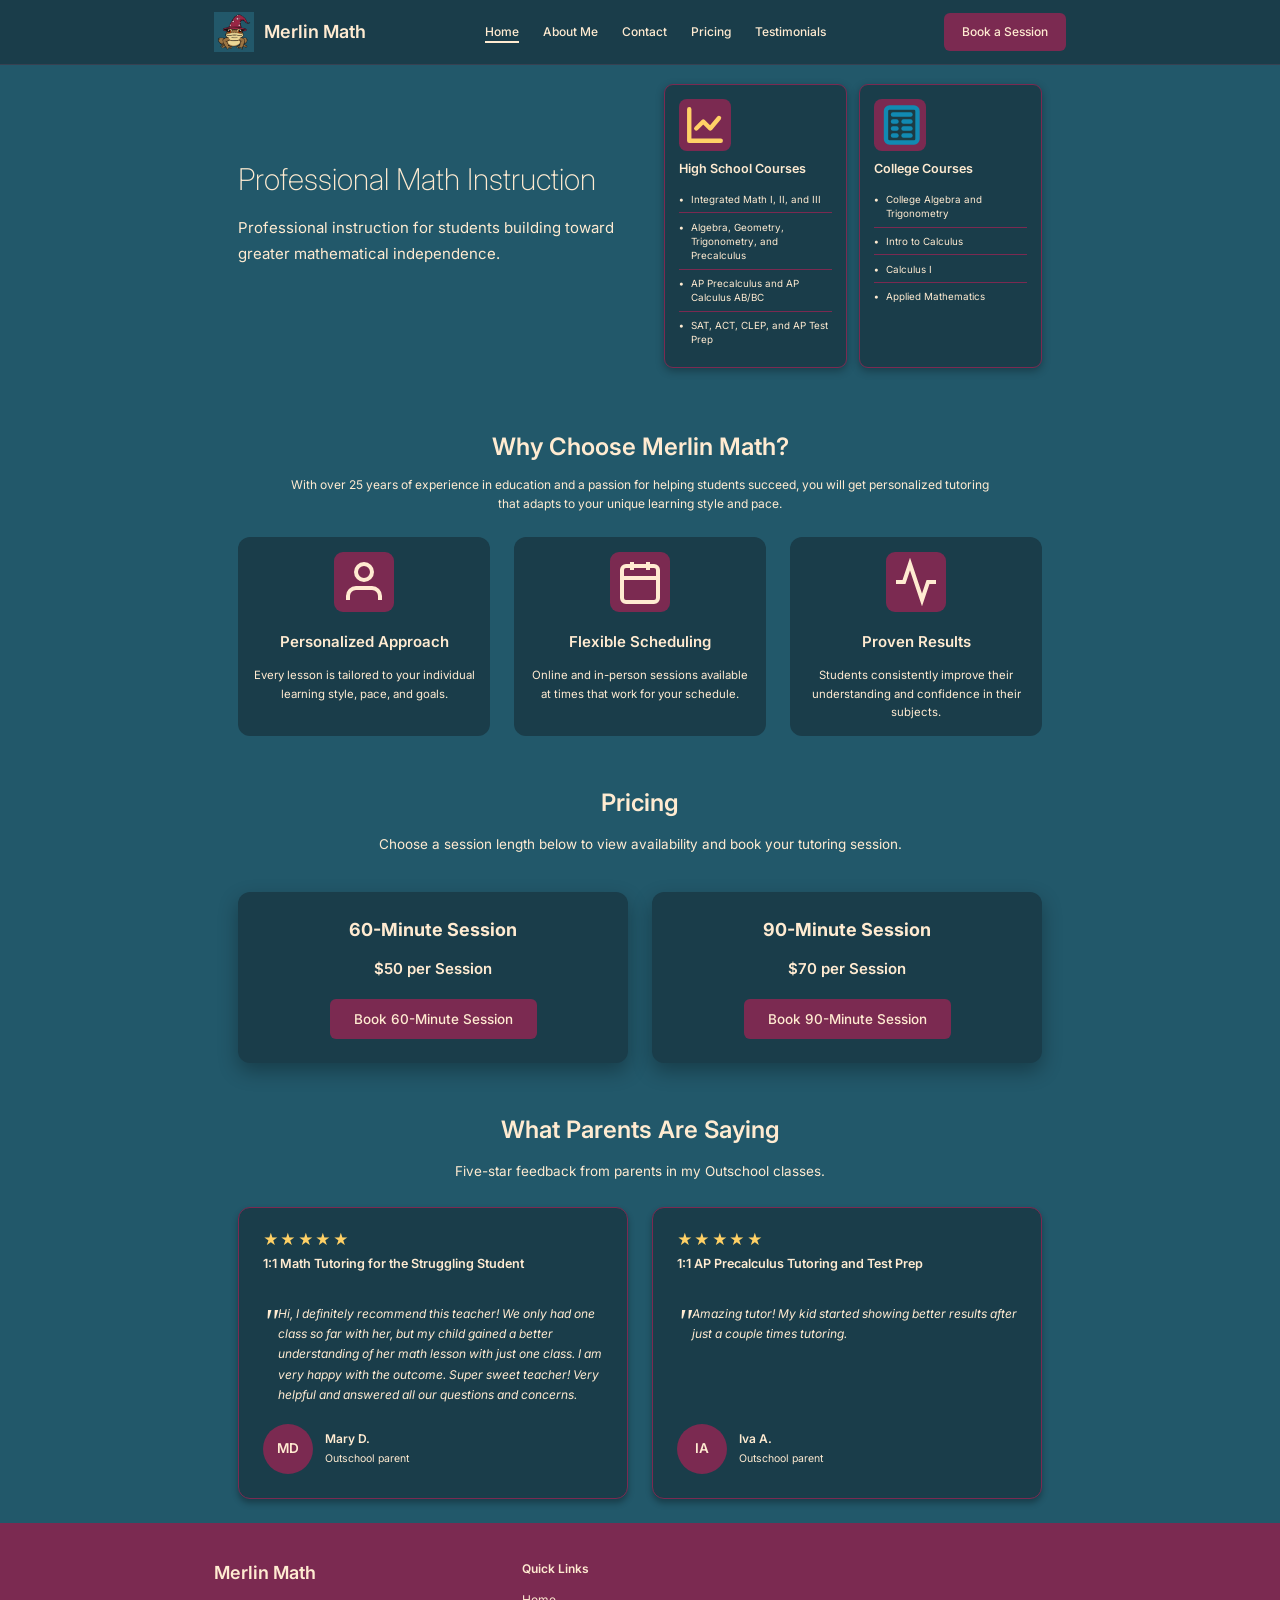
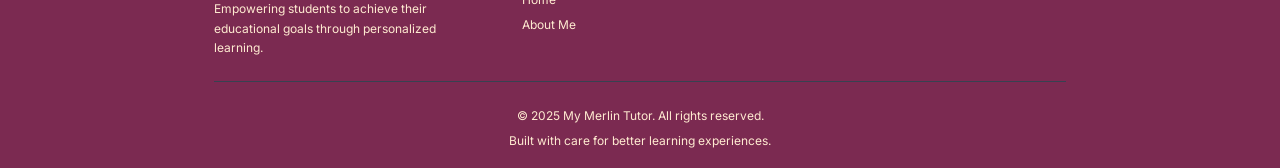
<file: index.html>
<!DOCTYPE html>
<html lang="en">
<head>
    <meta charset="UTF-8">
    <meta name="viewport" content="width=device-width, initial-scale=1.0">
    <meta name="description" content="Professional tutoring services in math, science, and computer skills. Personalized learning with Christy Winstead.">
    <meta name="keywords" content="tutoring, math tutor, science tutor, computer skills, chess lessons, education">
    <title>Merlin Math - Professional Math Skills Tutoring</title>
    
    <!-- Preconnect to Google Fonts for performance -->
    <link rel="preconnect" href="https://fonts.googleapis.com">
    <link rel="preconnect" href="https://fonts.gstatic.com" crossorigin>
    <link href="https://fonts.googleapis.com/css2?family=Inter:wght@300;400;500;600;700&display=swap" rel="stylesheet">
    
    <!-- Main stylesheet -->
    <link rel="stylesheet" href="css/styles.css">
    
    <!-- Favicon (placeholder) -->
    <link rel="icon" type="image/png" href="images/white-favicon.png" sizes="40x40">
    
</head>
<body>
    <!-- Header with navigation -->
    <header class="header" id="header">
        <nav class="nav container">
            <div class="nav__brand">
              <a href="#home" class="nav__logo">
                  <img src="images/logo-teal_background.png" class="nav__logo-img">
                  <span>Merlin Math</span>
              </a>
            </div>
            
            <!-- Desktop Navigation -->
            <div class="nav__menu" id="nav-menu">
                <ul class="nav__list">
                    <li class="nav__item">
                        <a href="#home" class="nav__link active">Home</a>
                    </li>
                    <li class="nav__item">
                        <a href="#about" class="nav__link">About Me</a>
                    </li>
                    <li class="nav__item">
                        <a href="#contact" class="nav__link">Contact</a>
                    </li>
                    <li>
                        <a href="#pricing" class="nav__link">Pricing</a>
                    </li>
                    <li class="nav__item">
                        <a href="#testimonials" class="nav__link">Testimonials</a>
                    </li>
                </ul>
                
                <!-- Close button for mobile -->
                <div class="nav__close" id="nav-close">
                    <span>&times;</span>
                </div>
            </div>
            
            <!-- Booking button -->
            <div class="nav__actions">
                <a href="#pricing" class="btn btn--primary">Book a Session</a>
                
                <!-- Mobile menu toggle -->
                <div class="nav__toggle" id="nav-toggle">
                    <span></span>
                    <span></span>
                    <span></span>
                </div>
            </div>
        </nav>
    </header>

<!-- Main content -->
    <main class="main">
        <!-- Hero Section -->
        <section class="hero section" id="home">
            <div class="hero__container container">
                <div class="hero__content">
                    <h1 class="hero__title">
                        Professional Math Instruction<br>
                        <span class="hero__title--accent"></span>
                    </h1>
                    <p class="hero__description">
                        Professional instruction for students building toward greater mathematical independence.
                    </p>
                    
                </div>
                <div class="hero__courses" aria-label="Course offerings">
                    <article class="course-card">
                        <div class="course-card__icon" aria-hidden="true">
                            <svg width="42" height="42" viewBox="0 0 24 24" fill="none" stroke="#ffd166" stroke-width="2.5" stroke-linecap="round" stroke-linejoin="round">
                                <path d="M3 3v18h18"></path>
                                <path d="M7 14l4-4 4 4 5-6"></path>
                            </svg>
                        </div>
                        <h2 class="course-card__title">High School Courses</h2>
                        <ul class="course-card__details">
                            <li>Integrated Math I, II, and III</li>
                            <li>Algebra, Geometry, Trigonometry, and Precalculus</li>
                            <li>AP Precalculus and AP Calculus AB/BC</li>
                            <li>SAT, ACT, CLEP, and AP Test Prep</li>
                        </ul>
                    </article>

                    <article class="course-card">
                        <div class="course-card__icon course-card__icon--college" aria-hidden="true">
                            <svg width="42" height="42" viewBox="0 0 24 24" fill="none" stroke="#118ab2" stroke-width="2.5" stroke-linecap="round" stroke-linejoin="round">
                                <rect x="4" y="2" width="18" height="20" rx="2" ry="2" fill="#1d3b43"></rect>
                                <line x1="8" y1="6" x2="18" y2="6"></line>
                                <line x1="8" y1="10" x2="10" y2="10"></line>
                                <line x1="14" y1="10" x2="18" y2="10"></line>
                                <line x1="8" y1="14" x2="10" y2="14"></line>
                                <line x1="14" y1="14" x2="18" y2="14"></line>
                                <line x1="8" y1="18" x2="10" y2="18"></line>
                                <line x1="14" y1="18" x2="18" y2="18"></line>
                            </svg>
                        </div>
                        <h2 class="course-card__title">College Courses</h2>
                        <ul class="course-card__details">
                            <li>College Algebra and Trigonometry</li>
                            <li>Intro to Calculus</li>
                            <li>Calculus I</li>
                            <li>Applied Mathematics</li>
                        </ul>
                    </article>
                </div>
            </div>
        </section>

<!-- Overview Section -->
        <section class="overview section">
            <div class="overview__container container">
                <div class="overview__intro">
                    <h2 class="section__title">Why Choose Merlin Math?</h2>
                    <p class="section__description">
                        With over 25 years of experience in education and a passion for helping students succeed, 
                        you will get personalized tutoring that adapts to your unique learning style and pace.
                    </p>
                </div>
                
                <div class="benefits">
                    <div class="benefit">
                        <div class="benefit__icon">
                            <svg width="48" height="48" viewBox="0 0 24 24" fill="none" stroke="currentColor" stroke-width="2">
                                <path d="M20 21v-2a4 4 0 0 0-4-4H8a4 4 0 0 0-4 4v2"></path>
                                <circle cx="12" cy="7" r="4"></circle>
                            </svg>
                        </div>
                        <h3 class="benefit__title">Personalized Approach</h3>
                        <p class="benefit__description">
                            Every lesson is tailored to your individual learning style, pace, and goals.
                        </p>
                    </div>
                    
                    <div class="benefit">
                        <div class="benefit__icon">
                            <svg width="48" height="48" viewBox="0 0 24 24" fill="none" stroke="currentColor" stroke-width="2">
                                <rect x="3" y="4" width="18" height="18" rx="2" ry="2"></rect>
                                <line x1="16" y1="2" x2="16" y2="6"></line>
                                <line x1="8" y1="2" x2="8" y2="6"></line>
                                <line x1="3" y1="10" x2="21" y2="10"></line>
                            </svg>
                        </div>
                        <h3 class="benefit__title">Flexible Scheduling</h3>
                        <p class="benefit__description">
                            Online and in-person sessions available at times that work for your schedule.
                        </p>
                    </div>
                    
                    <div class="benefit">
                        <div class="benefit__icon">
                            <svg width="48" height="48" viewBox="0 0 24 24" fill="none" stroke="currentColor" stroke-width="2">
                                <path d="M22 12h-4l-3 9L9 3l-3 9H2"></path>
                            </svg>
                        </div>
                        <h3 class="benefit__title">Proven Results</h3>
                        <p class="benefit__description">
                            Students consistently improve their understanding and confidence in their subjects.
                        </p>
                    </div>
                </div>
            </div>
        </section>
        <!-- End Overview Section -->
        
<!-- About Section -->
<!-- End About Section -->
        
<!-- Pricing Section -->
        <section class="pricing section" id="pricing">
          <div class="container">
            <h2 class="section__title">Pricing</h2>
            <p class="section__description">
              Choose a session length below to view availability and book your tutoring session.
            </p>

            <div class="pricing__grid">
              <div class="pricing__card">
                <h3>60-Minute Session</h3>
                <p class="price">$50 per Session</p>
                <button type="button" data-cal-link="christy-winstead-cjdx9y/60-min" data-cal-namespace="60-min" data-cal-config='{"theme":"light","layout":"month_view"}' class="btn btn--primary btn--large">Book 60-Minute Session</button>
              </div>

              <div class="pricing__card">
                <h3>90-Minute Session</h3>
                <p class="price">$70 per Session</p>
                <button type="button" data-cal-link="christy-winstead-cjdx9y/90-min-meeting" data-cal-namespace="90-min-meeting" data-cal-config='{"theme":"light","layout":"month_view"}' class="btn btn--primary btn--large">Book 90-Minute Session</button>
              </div>
            </div> 
          </div>
        </section> <!-- end pricing section -->
        
<!-- Testimonials Section -->
        <section class="testimonials section" id="testimonials" aria-labelledby="testimonials-title">
            <div class="container">
                <div class="testimonials__header">
                    <h2 class="section__title" id="testimonials-title">What Parents Are Saying</h2>
                    <p class="section__description">
                        Five-star feedback from parents in my Outschool classes.
                    </p>
                </div>

                <div class="testimonials__grid">
                    <article class="testimonial-card">
                        <div class="testimonial-card__rating" role="img" aria-label="5 out of 5 stars">
                            <span aria-hidden="true">★★★★★</span>
                        </div>
                        <h3 class="testimonial-card__course">1:1 Math Tutoring for the Struggling Student</h3>
                        <div class="testimonial-card__content">
                            <blockquote class="testimonial-card__text">
                                Hi, I definitely recommend this teacher! We only had one class so far with her, but my child gained a better understanding of her math lesson with just one class. I am very happy with the outcome. Super sweet teacher! Very helpful and answered all our questions and concerns.
                            </blockquote>
                        </div>
                        <footer class="testimonial-card__author">
                            <div class="testimonial-card__avatar" aria-hidden="true">MD</div>
                            <div>
                                <p class="testimonial-card__name">Mary D.</p>
                                <p class="testimonial-card__role">Outschool parent</p>
                            </div>
                        </footer>
                    </article>

                    <article class="testimonial-card">
                        <div class="testimonial-card__rating" role="img" aria-label="5 out of 5 stars">
                            <span aria-hidden="true">★★★★★</span>
                        </div>
                        <h3 class="testimonial-card__course">1:1 AP Precalculus Tutoring and Test Prep</h3>
                        <div class="testimonial-card__content">
                            <blockquote class="testimonial-card__text">
                                Amazing tutor! My kid started showing better results after just a couple times tutoring.
                            </blockquote>
                        </div>
                        <footer class="testimonial-card__author">
                            <div class="testimonial-card__avatar" aria-hidden="true">IA</div>
                            <div>
                                <p class="testimonial-card__name">Iva A.</p>
                                <p class="testimonial-card__role">Outschool parent</p>
                            </div>
                        </footer>
                    </article>
                </div>
            </div>
        </section>
<!-- End Testimonials Section -->

    </main>

    <!-- Footer -->
    <footer class="footer">
        <div class="footer__container container">
            <div class="footer__content">
                <div class="footer__brand">
                    <h3>Merlin Math</h3>
                    <p>Empowering students to achieve their educational goals through personalized learning.</p>
                </div>
                
                <div class="footer__links">
                    <div class="footer__section">
                        <h4>Quick Links</h4>
                        <ul>
                            <li><a href="#home">Home</a></li>
                            <li><a href="#about">About Me</a></li>
                        </ul>
                    </div>
                    
                    <div class="footer__section">
                       
                    </div>
                    
                    <div class="footer__section">
                       
                    </div>
                </div>
            </div>
            
            <div class="footer__bottom">
                <p>&copy; 2025 My Merlin Tutor. All rights reserved.</p>
                <p>Built with care for better learning experiences.</p>
            </div>
        </div>
    </footer>

    <!-- Cal.com official element-click popup embed -->
    <script type="text/javascript">
      (function (C, A, L) {
        let p = function (a, ar) {
          a.q.push(ar);
        };
        let d = C.document;
        C.Cal = C.Cal || function () {
          let cal = C.Cal;
          let ar = arguments;
          if (!cal.loaded) {
            cal.ns = {};
            cal.q = cal.q || [];
            d.head.appendChild(d.createElement("script")).src = A;
            cal.loaded = true;
          }
          if (ar[0] === L) {
            const api = function () {
              p(api, arguments);
            };
            const namespace = ar[1];
            api.q = api.q || [];
            if (typeof namespace === "string") {
              cal.ns[namespace] = cal.ns[namespace] || api;
              p(cal.ns[namespace], ar);
              p(cal, ["initNamespace", namespace]);
            } else {
              p(cal, ar);
            }
            return;
          }
          p(cal, ar);
        };
      })(window, "https://app.cal.com/embed/embed.js", "init");
      Cal("init", "60-min", { origin: "https://app.cal.com" });
      Cal("init", "90-min-meeting", { origin: "https://app.cal.com" });
      Cal.ns["60-min"]("ui", { hideEventTypeDetails: false, layout: "month_view" });
      Cal.ns["90-min-meeting"]("ui", { hideEventTypeDetails: false, layout: "month_view" });
    </script>

    <!-- JavaScript -->
    <script src="js/main.js?v=calpopup6"></script>
</body>
</html>
</file>
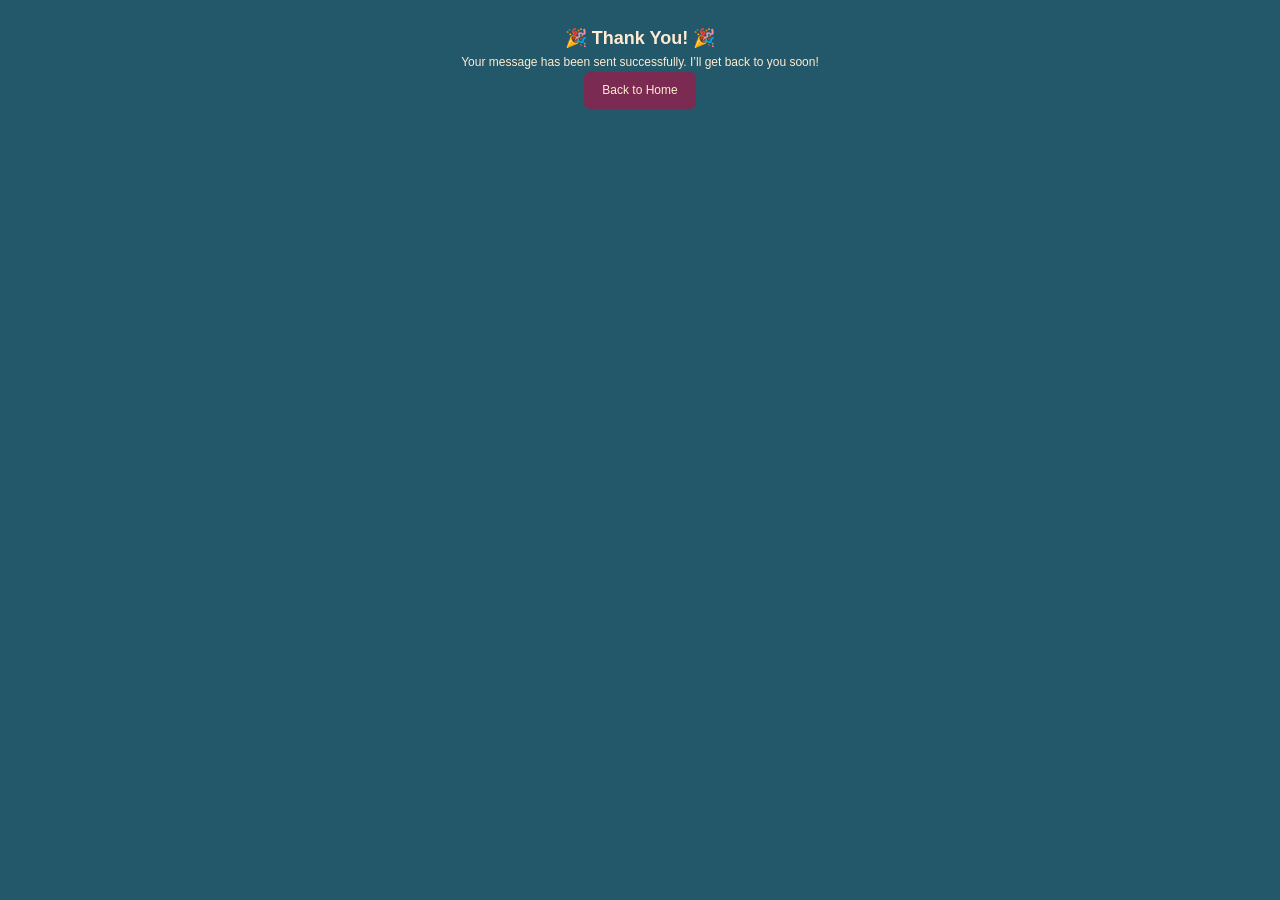
<file: thank-you.html>
<!DOCTYPE html>
<html lang="en">
<head>
  <meta charset="UTF-8" />
  <meta name="viewport" content="width=device-width, initial-scale=1.0" />
  <title>Thank You</title>
  <link rel="stylesheet" href="css/styles.css">
</head>
<body class="thank-you">
  <section class="section">
    <div class="container" style="text-align: center;">
      <h1>🎉 Thank You! 🎉</h1>
      <p>Your message has been sent successfully. I’ll get back to you soon!</p>
      <a href="/" class="btn btn--primary">Back to Home</a>
    </div>
  </section>
</body>
</html>
</file>
<file: css/styles.css>
/* ===== CSS RESET & BASE STYLES ===== */
* {
    margin: 0;
    padding: 0;
    box-sizing: border-box;
}

:root { 
  --primary-color: #22586a;       /* Deep teal */
  --secondary-color: #7b2a51;     /* Magenta */
  --background-color: #22586a;    /* Page background */
  --text-color: #ffebd1;          /* Cream text */
  --muted-text-color: #ffebd1;    /* Subheadings */
  
  /* New helpers */
  --overlay-color: rgba(34, 88, 106, 0.95); /* dark overlay for header */
  --card-bg: #1a3d4a;              /* slightly darker than primary */
  --border-color: #374151;         /* dark gray for subtle borders */
  --highlight-bg: #3a6b7d;         /* hover/active backgrounds */
}

html {
    scroll-behavior: smooth;
    font-size: 12px;
    scroll-padding-top: 100px; /* adjust based on your header height */
}


body {
    background-color: var(--background-color);
    color: var(--text-color);
    font-family: 'Inter', sans-serif;
    line-height: 1.6;
}

.card {
  padding-top: 15px;      /* Space above the content */
  padding-right: 100px;    /* Space to the right of the content */
  padding-bottom: 15px;   /* Space below the content */
  padding-left: 100px;     /* Space to the left of the content */
}

/* ===== UTILITY CLASSES ===== */
.container {
    max-width: 900px;
    margin: 0 auto;
    padding: 0 2rem;
}

.section {
    padding: 2rem 0;
}

.section__title {
    font-size: 2.0rem;
    font-weight: 600;
    color: var(--text-color);
    margin-bottom: 1rem;
    text-align: center;
}

.section__description {
    font-size: 1.125rem;
    color: var(--muted-text-color);
    text-align: center;
    max-width: 600px;
    margin: 0 auto 3rem;
}

/* ===== BUTTONS ===== */
.btn {
    display: inline-block;
    padding: 0.75rem 1.5rem;
    border-radius: 0.5rem;
    text-decoration: none;
    font-weight: 500;
    text-align: center;
    transition: all 0.3s ease;
    border: none;
    cursor: pointer;
    font-family: inherit;
    font-size: 1rem;
}

.btn--primary {
    background-color: var(--secondary-color);
    color: var(--text-color);
}
    
.btn--primary:hover {
    background-color: var(--text-color);
    color: var(--secondary-color);
    transform: translateY(-2px);
    box-shadow: 0 4px 12px var(--secondary-color);
}
       
.btn--secondary {
    background-color: var(--secondary-color);
    border: 2px solid var(--secondary-color);
    color: var(--text-color);
}

.btn--secondary:hover {
    background-color:  var(--text-color);
    color: var(--secondary-color);
    transform: translateY(-2px);
}

.btn--large {
    padding: 1rem 2rem;
    font-size: 1.125rem;
}

/* ===== HEADER & NAVIGATION ===== */
.header {
    position: fixed;
    top: 0;
    left: 0;
    width: 100%;
    background-color: var(--card-bg);
    backdrop-filter: blur(10px);
    border-bottom: 1px solid var(--border-color);
    z-index: 1000;
    transition: all 0.3s ease;
}

.nav {
    display: flex;
    align-items: center;
    justify-content: space-between;
    padding: 1rem 2rem;
}

.nav__logo {
    display: flex;
    align-items: center;
    font-size: 1.5rem;
    font-weight: 600;
    color: var(--text-color);
    text-decoration: none;
}

.nav__logo-img {
    height: 40px;   /* adjust size */
    margin-right: 10px;
}

.nav__menu {
    display: flex;
    align-items: center;
}

.nav__list {
    display: flex;
    list-style: none;
    gap: 2rem;
}

.nav__link {
    text-decoration: none;
    color: var(--text-color);
    font-weight: 500;
    transition: color 0.3s ease;
    position: relative;
}

.nav__link:hover,
.nav__link.active {
    color: var(--text-color);
}

.nav__link::after {
    content: '';
    position: absolute;
    bottom: -4px;
    left: 0;
    width: 0;
    height: 2px;
    background-color: var(--text-color);
    transition: width 0.3s ease;
}

.nav__link:hover::after,
.nav__link.active::after {
    width: 100%;
}

.nav__actions {
    display: flex;
    align-items: center;
    gap: 1rem;
}

.nav__toggle {
    display: none;
    flex-direction: column;
    cursor: pointer;
    gap: 4px;
}

.nav__toggle span {
    width: 25px;
    height: 3px;
    background-color: var(--card-bg);
    transition: all 0.3s ease;
}

.nav__close {
    display: none;
    font-size: 2rem;
    cursor: pointer;
    color: var(--text-color);
}

/* ===== HERO SECTION ===== */
.hero {
    padding-top: 7rem;
    padding-bottom: 3rem;
    background: var(--primary-color);
    color: var(--text-color);
    min-height: auto;
    display: flex;
    align-items: center;
}

.hero__container {
    display: grid;
    grid-template-columns: 1fr 1fr;
    gap: 4rem;
    align-items: center;
}

.hero__title {
    font-size: 2.5rem;
    font-weight: 200;
    line-height: 1.2;
    margin-bottom: 1.5rem;
    color: var(--text-color);
}

.hero__title--accent {
    color: var(--text-color);
}

.hero__description {
    font-size: 1.25rem;
    color: var(--muted-text-color);
    margin-bottom: 2rem;
    line-height: 1.7;
}

.hero__buttons {
    display: flex;
    gap: 1rem;
    flex-wrap: wrap;
}

.hero__image {
    display: flex;
    justify-content: center;
    align-items: center;
}

.hero__image-placeholder {
    max-width: 100%;
    height: auto;
}

/* ===== OVERVIEW SECTION ===== */
.overview {
    background-color: var(--primary-color);
    color: var(--text-color);
}

/* ===== OVERVIEW SECTION HEADING & DESCRIPTION ===== */
.overview__intro {
    text-align: center;
    margin-bottom: 2rem; /* reduced from 4rem to tighten spacing with tiles */
}

.overview__intro .section__title {
    font-size: 2rem;  /* keep consistent */
    margin-bottom: 0.75rem; /* slightly smaller spacing below title */
}

.overview__intro .section__description {
    font-size: 1rem; /* slightly smaller for better proportion */
    max-width: 700px; /* tighter than the previous 600-900px? adjust if needed */
    margin: 0 auto; 
    line-height: 1.6;
}

/* ===== OVERVIEW SECTION / WHY CHOOSE TILES ===== */
.overview__container {
    max-width: 900px; /* same as other sections */
    margin: 0 auto;
    padding: 0 2rem;
}

.benefits {
    display: grid;
    grid-template-columns: repeat(auto-fit, minmax(220px, 1fr)); /* similar to subjects grid */
    gap: 2rem;
}

.benefit {
    text-align: center;
    padding: 1.25rem; /* same as subject-card */
    border-radius: 1rem;
    background-color: var(--card-bg);
    transition: transform 0.3s ease, box-shadow 0.3s ease;
}

.benefit:hover {
    transform: translateY(-5px);
    box-shadow: 0 20px 25px rgba(0, 0, 0, 0.4); /* same as subject-card hover */
}

.benefit__icon {
    display: inline-flex;
    align-items: center;
    justify-content: center;
    width: 60px;  /* same as subject-card__icon */
    height: 60px;
    background-color: var(--secondary-color);
    color: var(--text-color);
    border-radius: 0.75rem;
    margin-bottom: 1.5rem;
}

.benefit__title {
    font-size: 1.25rem; /* match subject-card__title */
    font-weight: 600;
    margin-bottom: 1rem;
    color: var(--text-color);
}

.benefit__description {
    color: var(--muted-text-color);
    font-size: 0.95rem; /* match subject-card description */
    line-height: 1.6;
}

/* ===== ABOUT SECTION ===== */
.about {
    background-color: var(--primary-color);
    color: var(--text-color);
}

.about__container {
    max-width: 1000px;
}

.about__content {
    display: grid;
    grid-template-columns: 1fr 2fr;
    gap: 4rem;
    align-items: start;
}

.about__image {
    display: flex;
    justify-content: center;
}

.about__image-placeholder {
    max-width: 100%;
    height: auto;
    border-radius: 1rem;
    overflow: hidden;
}

.about__text .section__title {
    text-align: left;
    margin-bottom: 2rem;
}

.about__description p {
    margin-bottom: 1.5rem;
    color: var(--muted-text-color);
    line-height: 1.7;
}

.about__credentials {
    margin-top: 2rem;
    padding: 1.5rem;
    background-color: var(--card-bg);
    border-radius: 0.5rem;
    border-left: 4px solid var(--secondary-color);
}

.about__credentials h3 {
    font-size: 1.25rem;
    font-weight: 600;
    margin-bottom: 1rem;
    color: var(--text-color);
}

.about__credentials ul {
    list-style: none;
}

.about__credentials li {
    padding: 0.5rem 0;
    color: var(--text-color);
    position: relative;
    padding-left: 1.5rem;
}

.about__credentials li::before {
    content: '✓';
    position: absolute;
    left: 0;
    color: var(--texr-color);
    font-weight: bold;
}

/* ===== SUBJECTS SECTION ===== */
.subjects {
    background-color: var(--primary-color);
    color: var(--text-color);
}

.subjects__header {
    text-align: center;
    margin-bottom: 1.5rem;
}

.subjects__header .section__title {
    font-size: 2rem;
    margin-bottom: 0.5rem; /* optional: tighten spacing if you have a description */
}

.subjects__header .section__description {
    font-size: 1rem;
    max-width: 700px;
    margin: 0 auto 1rem auto; /* tighter margin below description */
}

.subjects__grid {
  display: grid;
  grid-template-columns: repeat(auto-fit, minmax(150px, 1fr));
  gap: 1.5rem;
  padding: 0 1rem;
}

.subject-card {
  background-color: var(--card-bg);
  border-radius: 0.75rem;
  padding: 1rem;
  font-size: 0.9rem;
  box-shadow: 0 3px 8px rgba(0, 0, 0, 0.3);
  border: 1px solid var(--secondary-color);
  transition: transform 0.3s ease, box-shadow 0.3s ease;
}

.subject-card:hover {
    transform: translateY(-5px);
    box-shadow: 0 20px 25px rgba(0, 0, 0, 0.4);
    border-color: var(--primary-color);
}

.subject-card__icon {
    display: inline-flex;
    align-items: center;
    justify-content: center;
    width: 60px;
    height: 60px;
    background-color: var(--secondary-color);
    color: var(--text-color);
    border-radius: 0.75rem;
    margin-bottom: 1.5rem;
}

.subject-card__title {
    font-size: 1.25rem;
    font-weight: 600;
    margin-bottom: 1rem;
    color: var(--text-color);
}

.subject-card__description {
    color: var(--text-color);
    font-size: 0.95rem;
    margin-bottom: 1.5rem;
    line-height: 1.6;
}

.subject-card__details {
    list-style: none;
}

.subject-card__details li {
    padding: 0.5rem 0;
    position: relative;
    padding-left: 1.5rem;
    color: var(--muted-text-color);
    border-bottom: 1px solid var(--secondary-color);
}

.subject-card__details li:last-child {
    border-bottom: none;
}

.subject-card__details li::before {
    content: '•';
    position: absolute;
    left: 0;
    color: var(--text-color);
    font-weight: bold;
}

/* ===== TESTIMONIALS SECTION ===== */
.testimonials {
    background-color: var(--primary-color);
    color: var(--text-color);
}

.testimonials__header {
    text-align: center;
    margin-bottom: 2rem;
}

.testimonials__header .section__description {
    margin-bottom: 0;
}

.testimonials__grid {
    display: grid;
    grid-template-columns: repeat(2, minmax(0, 1fr));
    gap: 2rem;
    align-items: stretch;
}

.testimonial-card {
    display: flex;
    flex-direction: column;
    background-color: var(--card-bg);
    border: 1px solid var(--secondary-color);
    border-radius: 1rem;
    padding: 2rem;
    box-shadow: 0 4px 6px rgba(0, 0, 0, 0.3);
    transition: transform 0.3s ease, box-shadow 0.3s ease;
}

.testimonial-card:hover {
    transform: translateY(-5px);
    box-shadow: 0 20px 25px rgba(0, 0, 0, 0.4);
}

.testimonial-card__content {
    margin-bottom: 1.5rem;
    flex: 1;
}

.testimonial-card__rating {
    margin-bottom: 0.65rem;
    color: #ffd166;
    font-size: 1.25rem;
    line-height: 1;
    letter-spacing: 0.12rem;
}

.testimonial-card__course {
    min-height: 2.7em;
    margin-bottom: 1.25rem;
    color: var(--text-color);
    font-size: 1.05rem;
    font-weight: 600;
    line-height: 1.35;
}

.testimonial-card__text {
    font-style: italic;
    color: var(--muted-text-color);
    line-height: 1.7;
    position: relative;
    padding-left: 1.25rem;
}

.testimonial-card__text::before {
    content: '"';
    font-size: 3rem;
    color: var(--muted-text-color);
    position: absolute;
    top: -12px;
    left: 0;
    font-family: serif;
}

.testimonial-card__author {
    display: flex;
    align-items: center;
    gap: 1rem;
}

.testimonial-card__avatar {
    width: 50px;
    height: 50px;
    background-color: var(--secondary-color);
    color: var(--text-color);
    border-radius: 50%;
    display: flex;
    align-items: center;
    justify-content: center;
    font-weight: 600;
    font-size: 1.125rem;
}

.testimonial-card__name {
    font-weight: 600;
    color: var(--text-color);
    margin-bottom: 0.25rem;
}

.testimonial-card__role {
    color: var(--muted-text-color);
    font-size: 0.875rem;
}

@media (max-width: 700px) {
    .testimonials__grid {
        grid-template-columns: 1fr;
    }

    .testimonial-card {
        padding: 1.5rem;
    }

    .testimonial-card__course {
        min-height: auto;
    }
}

/* === CONTACT SECTION LAYOUT === */
.contact {
    background-color: var(--primary-color);
    color: var(--text-color);
}

.contact__header {
    text-align: center;
    margin-bottom: 2rem;
}

.contact__content {
  display: flex;
  flex-direction: column;
  align-items: center;
}

.contact__info h3 {
    font-size: 1.5rem;
    font-weight: 600;
    margin-bottom: 2rem;
    color: var(--text-color);
}
.contact__details {
  display: flex;
  flex-direction: column;
  align-items: center;
  text-align: center;
  gap: 1.5rem;
  margin-top: 1rem;
}

/* Each contact item (email, phone) */
.contact__item {
  display: flex;
  align-items: center;
  justify-content: center;
  gap: 0.75rem;
}

/* Keep icons centered with text */
.contact__icon {
  display: flex;
  align-items: center;
  justify-content: center;
}

/* Tidy up titles */
.contact__item h4 {
  margin: 0;
  font-size: 1.1rem;
}

/* Link styling inherits global look */
.contact__item a {
  text-decoration: none;
  color: inherit;
}

/* === RESPONSIVE: side-by-side layout for wider screens === */
@media (min-width: 700px) {
  .contact__details {
    flex-direction: row;
    justify-content: center;
    text-align: left;  /* slightly better spacing on desktop */
  }

  .contact__item {
    flex-direction: row;
    text-align: left;
  }
}

/* ===== OLD CONTACT SECTION ===== */

.contact__icon {
    display: flex;
    align-items: center;
    justify-content: center;
    width: 40px;
    height: 40px;
    background-color: var(--secondary-color);
    color: var(--text-color);
    border-radius: 0.5rem;
    flex-shrink: 0;
}

.contact__item h4 {
    font-weight: 600;
    margin-bottom: 0.25rem;
    color: var(--text-color);
}

.contact__item p {
    color: var(--muted-text-color);
}

.contact__item a {
    color: var(--text-color);
    text-decoration: none;
}

.contact__item a:hover {
    text-decoration: underline;
}

.contact-booking {
  margin-top: 2rem;
  padding: 2rem;
  background: var(--card-bg);
  border-radius: 12px;
  box-shadow: 0 10px 25px rgba(0,0,0,0.2);
}
.contact-booking h2 {
  color: var(--text-color);
  margin-bottom: 0.5rem;
}

.contact__form h3 {
    font-size: 1.5rem;
    font-weight: 600;
    margin-bottom: 2rem;
    color: var(--text-color);
}

/* ===== FORM STYLES ===== */
.form__group {
    margin-bottom: 1.5rem;
}

.form__label {
    display: block;
    margin-bottom: 0.5rem;
    font-weight: 500;
    color: var(--text-color);
}

.form__input,
.form__select,
.form__textarea {
    width: 100%;
    padding: 0.75rem;
    border: 1px solid var(--border-color);
    border-radius: 0.5rem;
    font-family: inherit;
    font-size: 1rem;
    transition: border-color 0.3s ease, box-shadow 0.3s ease;
}

.form__input:focus,
.form__select:focus,
.form__textarea:focus {
    outline: none;
    border-color: var(--secondary-color);
    box-shadow: 0 0 0 3px rgba(123, 42, 81, 0.3);
}

.form__textarea {
    resize: vertical;
    min-height: 120px;
}

/* ===== FOOTER ===== */
.footer {
    background-color: var(--secondary-color);
    color: var(--text-color);
    padding: 3rem 0 1rem;
}

.footer__content {
    display: grid;
    grid-template-columns: 1fr 2fr;
    gap: 3rem;
    margin-bottom: 2rem;
}

.footer__brand h3 {
    font-size: 1.5rem;
    font-weight: 600;
    margin-bottom: 1rem;
    color: var(--text-color);
}

.footer__brand p {
    color: var(--muted-text-color);
    line-height: 1.6;
}

.footer__links {
    display: grid;
    grid-template-columns: repeat(3, 1fr);
    gap: 2rem;
}

.footer__section h4 {
    font-weight: 600;
    margin-bottom: 1rem;
    color: var(--text-color);
}

.footer__section ul {
    list-style: none;
}

.footer__section li {
    margin-bottom: 0.5rem;
}

.footer__section a {
    color: var(--text-color);
    text-decoration: none;
    transition: color 0.3s ease;
}

.footer__section a:hover {
    color: var(--primary-color);
}

.footer__bottom {
    border-top: 1px solid var(--border-color);
    padding-top: 2rem;
    text-align: center;
    color: var(--muted-text-color);
}

.footer__bottom p {
    margin-bottom: 0.5rem;
}

/* ===== RESPONSIVE DESIGN ===== */
@media (max-width: 992px) {
    .hero {
        padding-top: 6rem;
        padding-bottom: 2.5rem;
    }

    .hero__container {
        grid-template-columns: 1fr;
        text-align: center;
    }

    .about__content {
        grid-template-columns: 1fr;
    }

    .contact__content {
        grid-template-columns: 1fr;
    }

    .footer__content {
        grid-template-columns: 1fr;
    }

    .nav__menu {
        position: fixed;
        top: 0;
        right: -100%;
        width: 80%;
        height: 100vh;
        background-color: var(--card-bg);
        flex-direction: column;
        padding: 4rem 2rem;
        transition: right 0.3s ease;
        z-index: 999;
    }

    .nav__menu.active {
        right: 0;
    }

    .nav__list {
        flex-direction: column;
        gap: 2rem;
        margin-bottom: 3rem;
    }

    .nav__toggle {
        display: flex;
    }

    .nav__close {
        display: block;
        position: absolute;
        top: 1rem;
        right: 1rem;
    }
}

/* ===== Global Page Margin & Width Fix ===== */

/* Constrain the main content width */
body {
  margin: 0;
  padding: 0;
  background-color: var(--background-color, #22586a);
}

/* Apply consistent left/right padding to everything */
.container,
.section,
.overview__container,
.subjects__container {
  max-width: 900px;      /* total width limit */
  margin-left: auto;      /* centers the section horizontally */
  margin-right: auto;
  padding-left: 2rem;     /* adds side breathing space */
  padding-right: 2rem;
  box-sizing: border-box;
}

/* Optional: reduce padding slightly on small screens */
@media (max-width: 768px) {
  .container,
  .section,
  .overview__container,
  .subjects__container {
    padding-left: 1rem;
    padding-right: 1rem;
  }
}

/* ===== PRICING SECTION ===== */
.pricing {
  background-color: var(--primary-color);
  color: var(--text-color);
  text-align: center;
}

.pricing__grid {
  display: grid;
  grid-template-columns: repeat(auto-fit, minmax(250px, 1fr));
  gap: 2rem;
  margin-top: 2rem;
}

.pricing__card {
  background-color: var(--card-bg);
  border-radius: 1rem;
  padding: 2rem;
  box-shadow: 0 8px 20px rgba(0,0,0,0.3);
  transition: transform 0.3s ease, box-shadow 0.3s ease;
}

.pricing__card:hover {
  transform: translateY(-5px);
  box-shadow: 0 15px 30px rgba(0,0,0,0.4);
}

.pricing__card h3 {
  font-size: 1.5rem;
  margin-bottom: 1rem;
}

.price {
  font-size: 1.25rem;
  font-weight: 600;
  color: var(--text-color);
  margin-bottom: 1.5rem;
}

/* ==== PAYMENT BUTTONS ==== */
.payment-buttons {
  display: flex;
  flex-direction: column;
  align-items: center;
  gap: 1rem; /* space between buttons */
  flex-wrap: wrap;
  text-align: center;
  margin: 2rem auto 4rem;
}

.payment-buttons .btn {
  width: 250px; /* consistent button width */
  max-width: 80%;
  text-transform: none; /* keep natural capitalization */
}

/* ===== THANK YOU MESSAGE ===== */
.thank-you-message {
  background-color: rgba(0, 255, 128, 0.1);
  border: 2px solid rgba(0, 255, 128, 0.5);
  border-radius: 1rem;
  padding: 1.5rem;
  margin-top: 1.5rem;
  text-align: center;
  color: #00ff99;
  font-weight: 500;
  animation: fadeIn 0.6s ease-in-out;
}

@keyframes fadeIn {
  from { opacity: 0; transform: translateY(10px); }
  to { opacity: 1; transform: translateY(0); }
}



/* ===== HERO COURSE CARDS ===== */
.hero__courses {
    display: grid;
    grid-template-columns: repeat(2, minmax(0, 1fr));
    gap: 1rem;
    align-items: stretch;
}

.course-card {
    min-width: 0;
    padding: 1.15rem;
    background-color: var(--card-bg);
    border: 1px solid var(--secondary-color);
    border-radius: 0.75rem;
    box-shadow: 0 3px 8px rgba(0, 0, 0, 0.3);
    transition: transform 0.3s ease, box-shadow 0.3s ease;
}

.course-card:hover {
    transform: translateY(-4px);
    box-shadow: 0 16px 24px rgba(0, 0, 0, 0.35);
}

.course-card__icon {
    display: inline-flex;
    align-items: center;
    justify-content: center;
    width: 52px;
    height: 52px;
    margin-bottom: 0.85rem;
    background-color: var(--secondary-color);
    border-radius: 0.65rem;
}

.course-card__title {
    margin-bottom: 0.75rem;
    color: var(--text-color);
    font-size: 1.05rem;
    font-weight: 600;
    line-height: 1.25;
}

.course-card__details {
    list-style: none;
}

.course-card__details li {
    position: relative;
    padding: 0.52rem 0 0.52rem 1.05rem;
    color: var(--muted-text-color);
    font-size: 0.82rem;
    line-height: 1.45;
    border-bottom: 1px solid var(--secondary-color);
}

.course-card__details li:last-child {
    border-bottom: none;
}

.course-card__details li::before {
    content: '•';
    position: absolute;
    left: 0;
    color: var(--text-color);
    font-weight: bold;
}

@media (max-width: 900px) {
    .hero__container {
        grid-template-columns: 1fr;
        gap: 2rem;
    }

    .hero__courses {
        max-width: 720px;
        width: 100%;
        margin: 0 auto;
    }
}

@media (max-width: 520px) {
    .hero__courses {
        grid-template-columns: 1fr;
    }
}
</file>
